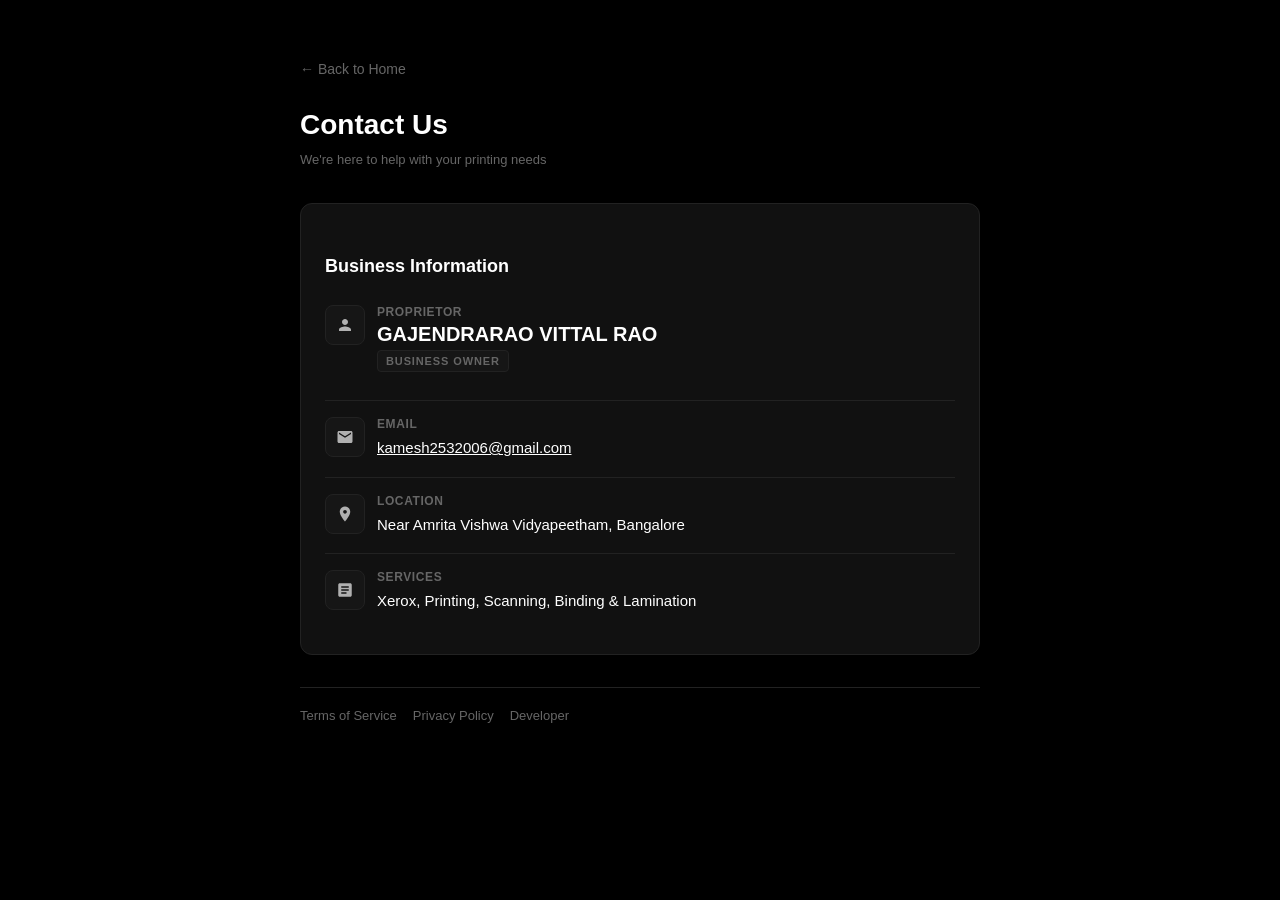
<file: frontend/contact.html>
<!DOCTYPE html>
<html lang="en">

<head>
    <meta charset="UTF-8">
    <meta name="viewport" content="width=device-width, initial-scale=1.0">
    <title>Contact Us - Xerox Print Service</title>
    <meta name="description" content="Contact information for Xerox Print Service. Reach out to us for support and inquiries.">

    <style>
        :root {
            --bg-950: #000000;
            --surface-1: #111111;
            --surface-2: #161616;
            --border-soft: #222222;
            --text-primary: #ffffff;
            --text-secondary: #b0b0b0;
            --text-muted: #666666;
        }

        * {
            box-sizing: border-box;
            margin: 0;
            padding: 0;
        }

        body {
            font-family: -apple-system, BlinkMacSystemFont, 'Segoe UI', Roboto, sans-serif;
            min-height: 100vh;
            background: var(--bg-950);
            color: var(--text-primary);
            -webkit-font-smoothing: antialiased;
            padding: 20px;
        }

        .container {
            max-width: 720px;
            margin: 0 auto;
            padding: 40px 20px;
        }

        .back-link {
            color: var(--text-muted);
            text-decoration: none;
            font-size: 14px;
            display: inline-flex;
            align-items: center;
            gap: 6px;
            margin-bottom: 32px;
            transition: color 0.2s;
        }

        .back-link:hover {
            color: var(--text-primary);
        }

        h1 {
            font-size: 28px;
            font-weight: 700;
            margin-bottom: 8px;
        }

        .last-updated {
            color: var(--text-muted);
            font-size: 13px;
            margin-bottom: 32px;
        }

        h2 {
            font-size: 18px;
            font-weight: 600;
            margin-top: 28px;
            margin-bottom: 12px;
            color: var(--text-primary);
        }

        p,
        li {
            color: var(--text-secondary);
            font-size: 15px;
            line-height: 1.7;
            margin-bottom: 12px;
        }

        ul {
            padding-left: 20px;
            margin-bottom: 12px;
            list-style: none;
        }

        .card {
            background: var(--surface-1);
            border: 1px solid var(--border-soft);
            border-radius: 12px;
            padding: 24px;
            margin-top: 24px;
        }

        .contact-email {
            color: var(--text-primary);
            text-decoration: underline;
        }

        .contact-item {
            display: flex;
            align-items: flex-start;
            gap: 12px;
            padding: 16px 0;
            border-bottom: 1px solid var(--border-soft);
        }

        .contact-item:last-child {
            border-bottom: none;
        }

        .contact-icon {
            width: 40px;
            height: 40px;
            background: var(--surface-2);
            border: 1px solid var(--border-soft);
            border-radius: 8px;
            display: flex;
            align-items: center;
            justify-content: center;
            flex-shrink: 0;
        }

        .contact-icon svg {
            width: 18px;
            height: 18px;
            fill: var(--text-secondary);
        }

        .contact-details {
            flex: 1;
        }

        .contact-label {
            font-size: 12px;
            color: var(--text-muted);
            text-transform: uppercase;
            letter-spacing: 0.05em;
            font-weight: 600;
            margin-bottom: 4px;
        }

        .contact-value {
            font-size: 15px;
            color: var(--text-primary);
            font-weight: 500;
            margin-bottom: 0;
        }

        .owner-name {
            font-size: 20px;
            font-weight: 700;
            color: var(--text-primary);
            margin-bottom: 4px;
        }

        .business-tag {
            display: inline-block;
            font-size: 11px;
            color: var(--text-muted);
            text-transform: uppercase;
            letter-spacing: 0.08em;
            font-weight: 600;
            padding: 4px 8px;
            background: var(--surface-2);
            border: 1px solid var(--border-soft);
            border-radius: 4px;
            margin-bottom: 12px;
        }

        .footer-links {
            margin-top: 32px;
            padding-top: 20px;
            border-top: 1px solid var(--border-soft);
            display: flex;
            gap: 16px;
            flex-wrap: wrap;
        }

        .footer-links a {
            color: var(--text-muted);
            text-decoration: none;
            font-size: 13px;
            transition: color 0.2s;
        }

        .footer-links a:hover {
            color: var(--text-primary);
        }
    </style>
</head>

<body>
    <div class="container">
        <a href="/" class="back-link">← Back to Home</a>

        <h1>Contact Us</h1>
        <p class="last-updated">We're here to help with your printing needs</p>

        <div class="card">
            <h2>Business Information</h2>

            <div class="contact-item">
                <div class="contact-icon">
                    <svg viewBox="0 0 24 24">
                        <path d="M12 12c2.21 0 4-1.79 4-4s-1.79-4-4-4-4 1.79-4 4 1.79 4 4 4zm0 2c-2.67 0-8 1.34-8 4v2h16v-2c0-2.66-5.33-4-8-4z"/>
                    </svg>
                </div>
                <div class="contact-details">
                    <div class="contact-label">Proprietor</div>
                    <div class="owner-name">GAJENDRARAO VITTAL RAO</div>
                    <div class="business-tag">Business Owner</div>
                </div>
            </div>

            <div class="contact-item">
                <div class="contact-icon">
                    <svg viewBox="0 0 24 24">
                        <path d="M20 4H4c-1.1 0-1.99.9-1.99 2L2 18c0 1.1.9 2 2 2h16c1.1 0 2-.9 2-2V6c0-1.1-.9-2-2-2zm0 4l-8 5-8-5V6l8 5 8-5v2z"/>
                    </svg>
                </div>
                <div class="contact-details">
                    <div class="contact-label">Email</div>
                    <p class="contact-value"><a class="contact-email" href="mailto:kamesh2532006@gmail.com">kamesh2532006@gmail.com</a></p>
                </div>
            </div>

            <div class="contact-item">
                <div class="contact-icon">
                    <svg viewBox="0 0 24 24">
                        <path d="M12 2C8.13 2 5 5.13 5 9c0 5.25 7 13 7 13s7-7.75 7-13c0-3.87-3.13-7-7-7zm0 9.5c-1.38 0-2.5-1.12-2.5-2.5s1.12-2.5 2.5-2.5 2.5 1.12 2.5 2.5-1.12 2.5-2.5 2.5z"/>
                    </svg>
                </div>
                <div class="contact-details">
                    <div class="contact-label">Location</div>
                    <p class="contact-value">Near Amrita Vishwa Vidyapeetham, Bangalore</p>
                </div>
            </div>

            <div class="contact-item">
                <div class="contact-icon">
                    <svg viewBox="0 0 24 24">
                        <path d="M19 3H5c-1.1 0-2 .9-2 2v14c0 1.1.9 2 2 2h14c1.1 0 2-.9 2-2V5c0-1.1-.9-2-2-2zm-5 14H7v-2h7v2zm3-4H7v-2h10v2zm0-4H7V7h10v2z"/>
                    </svg>
                </div>
                <div class="contact-details">
                    <div class="contact-label">Services</div>
                    <p class="contact-value">Xerox, Printing, Scanning, Binding & Lamination</p>
                </div>
            </div>
        </div>

        <div class="footer-links">
            <a href="/terms">Terms of Service</a>
            <a href="/privacy">Privacy Policy</a>
            <a href="/developer">Developer</a>
        </div>
    </div>
</body>

</html>
</file>
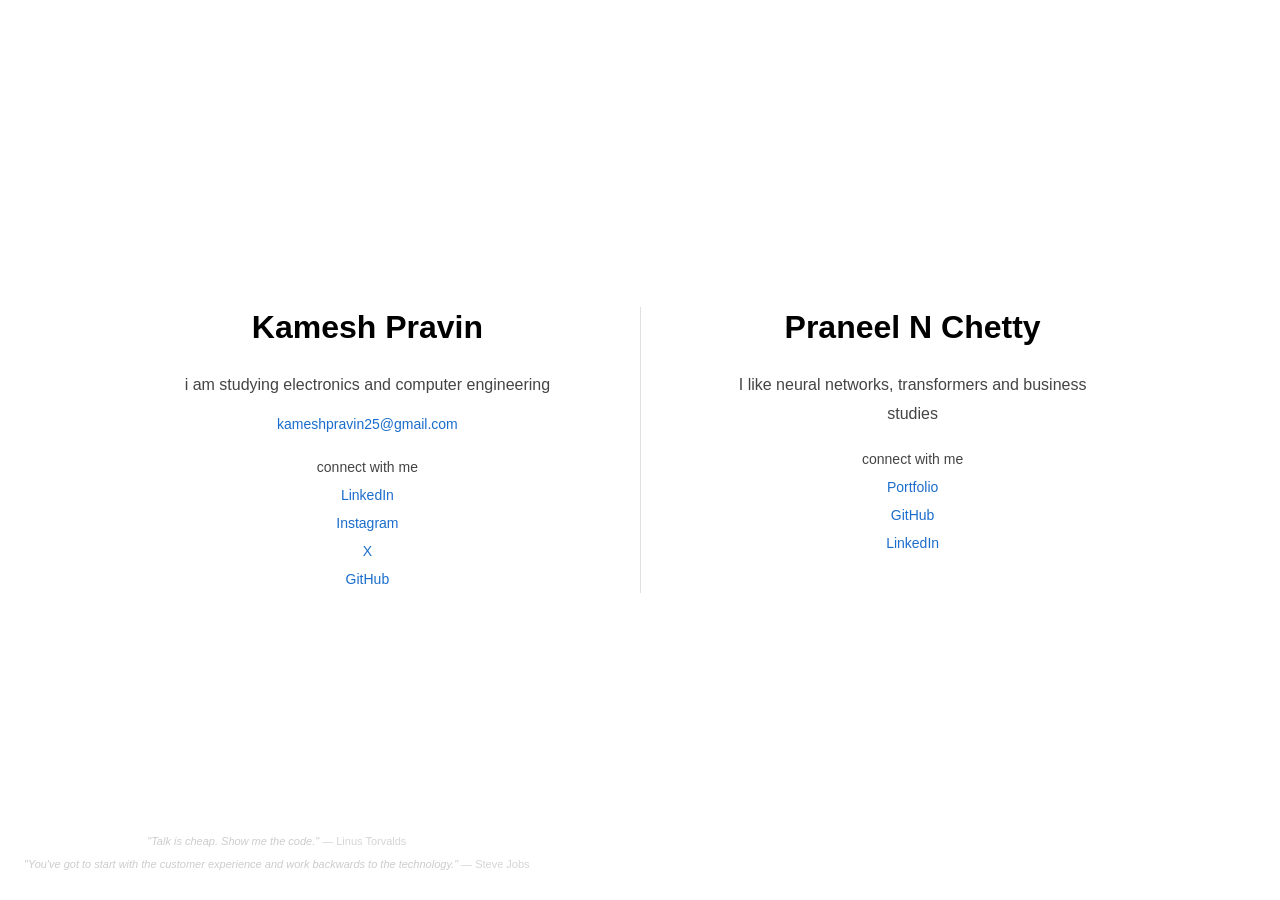
<file: frontend/developer.html>
<!DOCTYPE html>
<html lang="en">

<head>
    <meta charset="UTF-8">
    <meta name="viewport" content="width=device-width, initial-scale=1.0">
    <title>PrintPress - Developers</title>
    <meta name="description" content="Developers behind PrintPress">
    <style>
        * {
            margin: 0;
            padding: 0;
            box-sizing: border-box;
        }

        body {
            font-family: "Century Gothic", CenturyGothic, Geneva, AppleGothic, sans-serif;
            background: #ffffff;
            color: #000000;
            -webkit-font-smoothing: antialiased;
            display: flex;
            justify-content: center;
            align-items: center;
            min-height: 100vh;
        }

        .container {
            text-align: center;
        }

        .developers {
            display: flex;
            gap: 80px;
            align-items: flex-start;
        }

        .developer-card {
            flex: 1;
            min-width: 260px;
        }

        .name {
            font-size: 32px;
            font-weight: 700;
            line-height: 40px;
            color: #000000;
            margin-bottom: 24px;
        }

        .bio {
            font-size: 16px;
            line-height: 1.8;
            color: #444;
            margin-bottom: 12px;
        }

        .socials {
            margin-top: 16px;
            font-size: 14px;
            line-height: 2;
            color: #444;
        }

        .socials a {
            color: #1a6dcc;
            text-decoration: none;
        }

        .socials a:hover {
            text-decoration: underline;
        }

        .divider {
            width: 1px;
            background: #e0e0e0;
            align-self: stretch;
        }

        .quotes-footer {
            position: fixed;
            bottom: 20px;
            left: 24px;
        }

        .quote {
            font-size: 11px;
            font-style: italic;
            color: #ccc;
            line-height: 1.6;
            margin-bottom: 6px;
        }

        .author {
            font-style: normal;
            font-weight: 500;
            color: #d5d5d5;
        }

        @media (max-width: 700px) {
            .developers {
                flex-direction: column;
                gap: 40px;
                align-items: center;
            }

            .divider {
                width: 60%;
                height: 1px;
                align-self: center;
            }

            .container {
                padding: 40px 24px;
            }

            .name {
                font-size: 26px;
                line-height: 34px;
                margin-bottom: 16px;
            }
        }
    </style>
</head>

<body>

    <div class="container">
        <div class="developers">
            <div class="developer-card">
                <div class="name">Kamesh Pravin</div>
                <p class="bio">i am studying electronics and computer engineering</p>
                <p class="bio" style="font-size:14px; color:#888;"><a href="mailto:kameshpravin25@gmail.com"
                        style="color:#1a6dcc; text-decoration:none;">kameshpravin25@gmail.com</a></p>
                <div class="socials">
                    <div>connect with me</div>
                    <div><a href="https://www.linkedin.com/in/kamesh-pravin-835b312a2" target="_blank">LinkedIn</a></div>
                    <div><a href="https://www.instagram.com/kamesh_pravin/" target="_blank">Instagram</a></div>
                    <div><a href="https://x.com/Kamesh1344416" target="_blank">X</a></div>
                    <div><a href="https://github.com/kameshpravin25" target="_blank">GitHub</a></div>
                </div>
            </div>

            <div class="divider"></div>

            <div class="developer-card">
                <div class="name">Praneel N Chetty</div>
                <p class="bio">I like neural networks, transformers and business studies</p>
                <div class="socials">
                    <div>connect with me</div>
                    <div><a href="https://praneelchetty.dev/" target="_blank">Portfolio</a></div>
                    <div><a href="https://github.com/pcap1000" target="_blank">GitHub</a></div>
                    <div><a href="https://www.linkedin.com/in/praneel-chetty-3b5363405/" target="_blank">LinkedIn</a></div>
                </div>
            </div>
        </div>

        <div class="quotes-footer">
            <div class="quote">"Talk is cheap. Show me the code." <span class="author">— Linus Torvalds</span></div>
            <div class="quote">"You've got to start with the customer experience and work backwards to the technology."
                <span class="author">— Steve Jobs</span>
            </div>
        </div>
    </div>

</body>

</html>
</file>
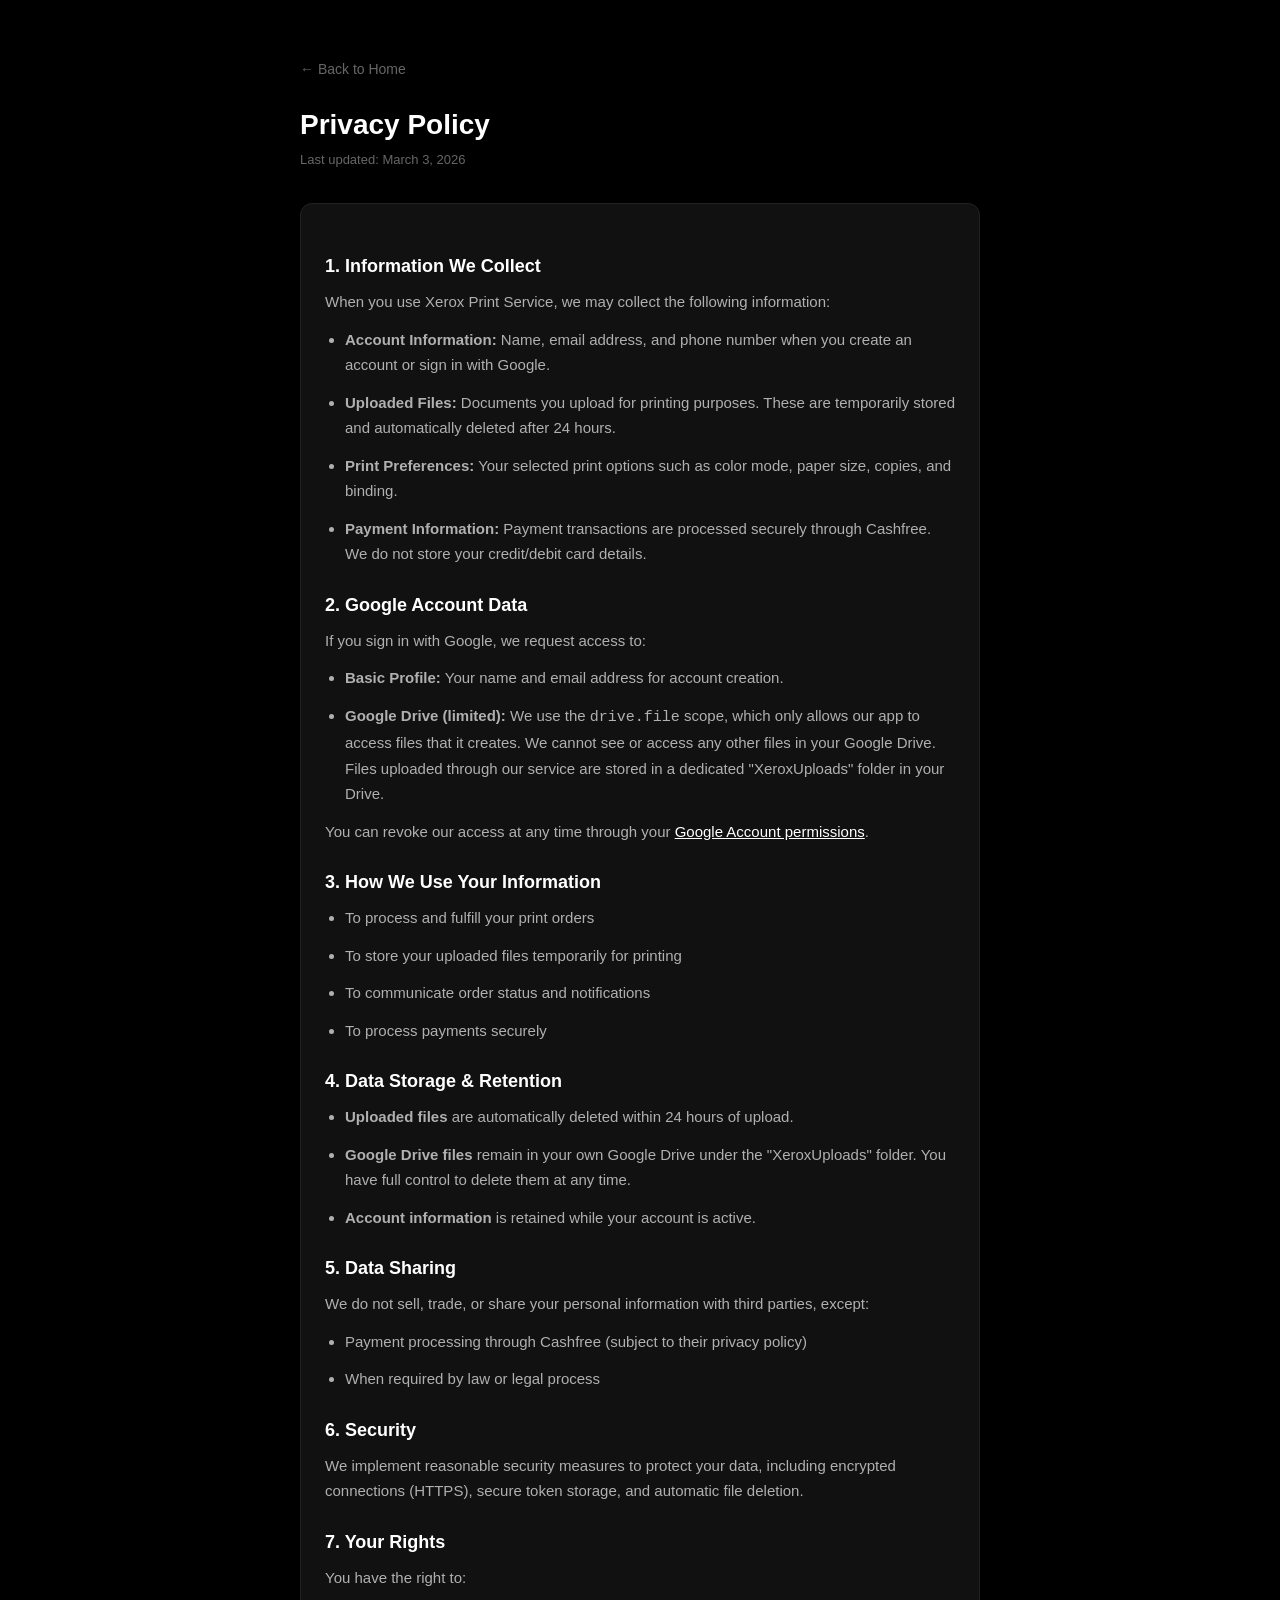
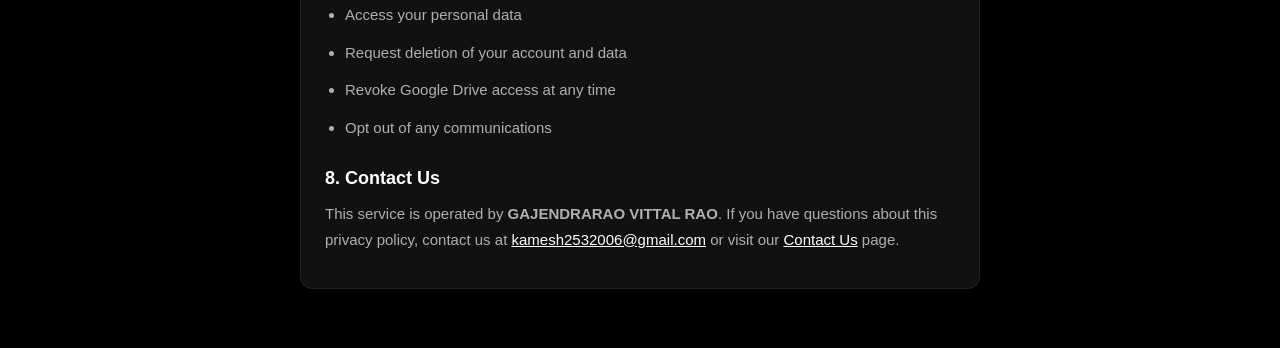
<file: frontend/privacy.html>
<!DOCTYPE html>
<html lang="en">

<head>
    <meta charset="UTF-8">
    <meta name="viewport" content="width=device-width, initial-scale=1.0">
    <title>Privacy Policy - Xerox Print Service</title>
    <meta name="description" content="Privacy Policy for Xerox Print Service">

    <style>
        :root {
            --bg-950: #000000;
            --surface-1: #111111;
            --surface-2: #161616;
            --border-soft: #222222;
            --text-primary: #ffffff;
            --text-secondary: #b0b0b0;
            --text-muted: #666666;
        }

        * {
            box-sizing: border-box;
            margin: 0;
            padding: 0;
        }

        body {
            font-family: -apple-system, BlinkMacSystemFont, 'Segoe UI', Roboto, sans-serif;
            min-height: 100vh;
            background: var(--bg-950);
            color: var(--text-primary);
            -webkit-font-smoothing: antialiased;
            padding: 20px;
        }

        .container {
            max-width: 720px;
            margin: 0 auto;
            padding: 40px 20px;
        }

        .back-link {
            color: var(--text-muted);
            text-decoration: none;
            font-size: 14px;
            display: inline-flex;
            align-items: center;
            gap: 6px;
            margin-bottom: 32px;
            transition: color 0.2s;
        }

        .back-link:hover {
            color: var(--text-primary);
        }

        h1 {
            font-size: 28px;
            font-weight: 700;
            margin-bottom: 8px;
        }

        .last-updated {
            color: var(--text-muted);
            font-size: 13px;
            margin-bottom: 32px;
        }

        h2 {
            font-size: 18px;
            font-weight: 600;
            margin-top: 28px;
            margin-bottom: 12px;
            color: var(--text-primary);
        }

        p,
        li {
            color: var(--text-secondary);
            font-size: 15px;
            line-height: 1.7;
            margin-bottom: 12px;
        }

        ul {
            padding-left: 20px;
            margin-bottom: 12px;
        }

        .card {
            background: var(--surface-1);
            border: 1px solid var(--border-soft);
            border-radius: 12px;
            padding: 24px;
            margin-top: 24px;
        }

        .contact-email {
            color: var(--text-primary);
            text-decoration: underline;
        }
    </style>
</head>

<body>
    <div class="container">
        <a href="/" class="back-link">← Back to Home</a>

        <h1>Privacy Policy</h1>
        <p class="last-updated">Last updated: March 3, 2026</p>

        <div class="card">
            <h2>1. Information We Collect</h2>
            <p>When you use Xerox Print Service, we may collect the following information:</p>
            <ul>
                <li><strong>Account Information:</strong> Name, email address, and phone number when you create an
                    account or sign in with Google.</li>
                <li><strong>Uploaded Files:</strong> Documents you upload for printing purposes. These are temporarily
                    stored and automatically deleted after 24 hours.</li>
                <li><strong>Print Preferences:</strong> Your selected print options such as color mode, paper size,
                    copies, and binding.</li>
                <li><strong>Payment Information:</strong> Payment transactions are processed securely through Cashfree.
                    We do not store your credit/debit card details.</li>
            </ul>

            <h2>2. Google Account Data</h2>
            <p>If you sign in with Google, we request access to:</p>
            <ul>
                <li><strong>Basic Profile:</strong> Your name and email address for account creation.</li>
                <li><strong>Google Drive (limited):</strong> We use the <code>drive.file</code> scope, which only allows
                    our app to access files that it creates. We cannot see or access any other files in your Google
                    Drive. Files uploaded through our service are stored in a dedicated "XeroxUploads" folder in your
                    Drive.</li>
            </ul>
            <p>You can revoke our access at any time through your <a href="https://myaccount.google.com/permissions"
                    style="color: var(--text-primary);">Google Account permissions</a>.</p>

            <h2>3. How We Use Your Information</h2>
            <ul>
                <li>To process and fulfill your print orders</li>
                <li>To store your uploaded files temporarily for printing</li>
                <li>To communicate order status and notifications</li>
                <li>To process payments securely</li>
            </ul>

            <h2>4. Data Storage & Retention</h2>
            <ul>
                <li><strong>Uploaded files</strong> are automatically deleted within 24 hours of upload.</li>
                <li><strong>Google Drive files</strong> remain in your own Google Drive under the "XeroxUploads" folder.
                    You have full control to delete them at any time.</li>
                <li><strong>Account information</strong> is retained while your account is active.</li>
            </ul>

            <h2>5. Data Sharing</h2>
            <p>We do not sell, trade, or share your personal information with third parties, except:</p>
            <ul>
                <li>Payment processing through Cashfree (subject to their privacy policy)</li>
                <li>When required by law or legal process</li>
            </ul>

            <h2>6. Security</h2>
            <p>We implement reasonable security measures to protect your data, including encrypted connections (HTTPS),
                secure token storage, and automatic file deletion.</p>

            <h2>7. Your Rights</h2>
            <p>You have the right to:</p>
            <ul>
                <li>Access your personal data</li>
                <li>Request deletion of your account and data</li>
                <li>Revoke Google Drive access at any time</li>
                <li>Opt out of any communications</li>
            </ul>

            <h2>8. Contact Us</h2>
            <p>This service is operated by <strong>GAJENDRARAO VITTAL RAO</strong>. If you have questions about this privacy policy, contact us at <a class="contact-email"
                    href="mailto:kamesh2532006@gmail.com">kamesh2532006@gmail.com</a> or visit our <a class="contact-email" href="/contact">Contact Us</a> page.</p>
        </div>
    </div>
</body>

</html>
</file>
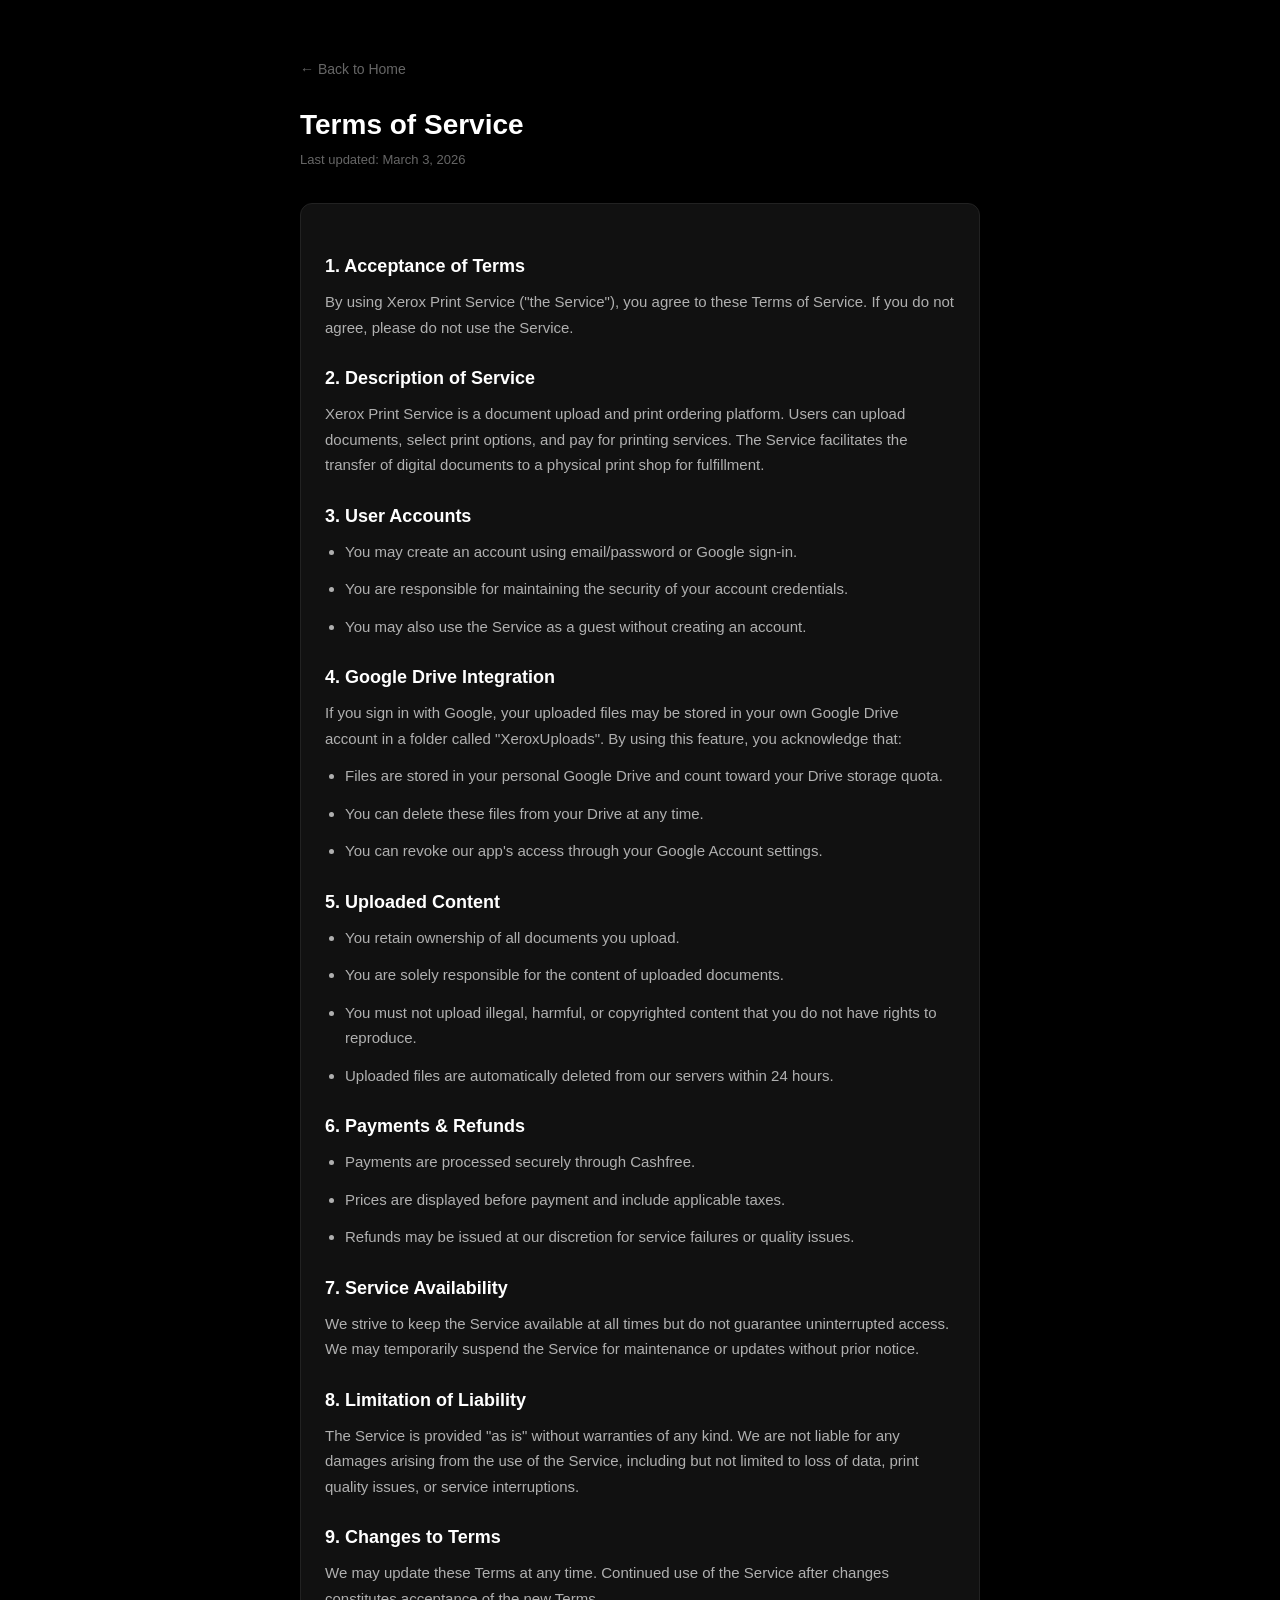
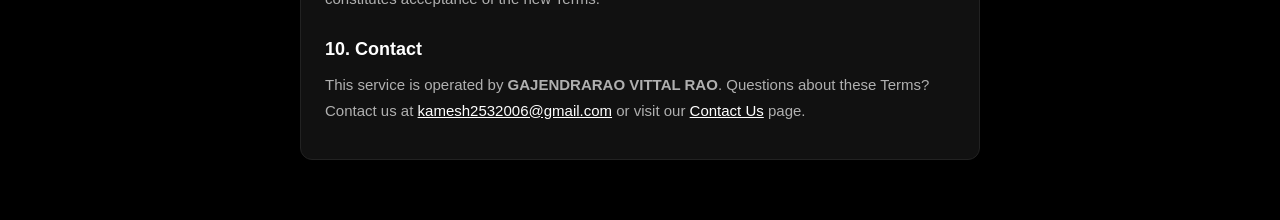
<file: frontend/terms.html>
<!DOCTYPE html>
<html lang="en">

<head>
    <meta charset="UTF-8">
    <meta name="viewport" content="width=device-width, initial-scale=1.0">
    <title>Terms of Service - Xerox Print Service</title>
    <meta name="description" content="Terms of Service for Xerox Print Service">

    <style>
        :root {
            --bg-950: #000000;
            --surface-1: #111111;
            --surface-2: #161616;
            --border-soft: #222222;
            --text-primary: #ffffff;
            --text-secondary: #b0b0b0;
            --text-muted: #666666;
        }

        * {
            box-sizing: border-box;
            margin: 0;
            padding: 0;
        }

        body {
            font-family: -apple-system, BlinkMacSystemFont, 'Segoe UI', Roboto, sans-serif;
            min-height: 100vh;
            background: var(--bg-950);
            color: var(--text-primary);
            -webkit-font-smoothing: antialiased;
            padding: 20px;
        }

        .container {
            max-width: 720px;
            margin: 0 auto;
            padding: 40px 20px;
        }

        .back-link {
            color: var(--text-muted);
            text-decoration: none;
            font-size: 14px;
            display: inline-flex;
            align-items: center;
            gap: 6px;
            margin-bottom: 32px;
            transition: color 0.2s;
        }

        .back-link:hover {
            color: var(--text-primary);
        }

        h1 {
            font-size: 28px;
            font-weight: 700;
            margin-bottom: 8px;
        }

        .last-updated {
            color: var(--text-muted);
            font-size: 13px;
            margin-bottom: 32px;
        }

        h2 {
            font-size: 18px;
            font-weight: 600;
            margin-top: 28px;
            margin-bottom: 12px;
            color: var(--text-primary);
        }

        p,
        li {
            color: var(--text-secondary);
            font-size: 15px;
            line-height: 1.7;
            margin-bottom: 12px;
        }

        ul {
            padding-left: 20px;
            margin-bottom: 12px;
        }

        .card {
            background: var(--surface-1);
            border: 1px solid var(--border-soft);
            border-radius: 12px;
            padding: 24px;
            margin-top: 24px;
        }

        .contact-email {
            color: var(--text-primary);
            text-decoration: underline;
        }
    </style>
</head>

<body>
    <div class="container">
        <a href="/" class="back-link">← Back to Home</a>

        <h1>Terms of Service</h1>
        <p class="last-updated">Last updated: March 3, 2026</p>

        <div class="card">
            <h2>1. Acceptance of Terms</h2>
            <p>By using Xerox Print Service ("the Service"), you agree to these Terms of Service. If you do not agree,
                please do not use the Service.</p>

            <h2>2. Description of Service</h2>
            <p>Xerox Print Service is a document upload and print ordering platform. Users can upload documents, select
                print options, and pay for printing services. The Service facilitates the transfer of digital documents
                to a physical print shop for fulfillment.</p>

            <h2>3. User Accounts</h2>
            <ul>
                <li>You may create an account using email/password or Google sign-in.</li>
                <li>You are responsible for maintaining the security of your account credentials.</li>
                <li>You may also use the Service as a guest without creating an account.</li>
            </ul>

            <h2>4. Google Drive Integration</h2>
            <p>If you sign in with Google, your uploaded files may be stored in your own Google Drive account in a
                folder called "XeroxUploads". By using this feature, you acknowledge that:</p>
            <ul>
                <li>Files are stored in your personal Google Drive and count toward your Drive storage quota.</li>
                <li>You can delete these files from your Drive at any time.</li>
                <li>You can revoke our app's access through your Google Account settings.</li>
            </ul>

            <h2>5. Uploaded Content</h2>
            <ul>
                <li>You retain ownership of all documents you upload.</li>
                <li>You are solely responsible for the content of uploaded documents.</li>
                <li>You must not upload illegal, harmful, or copyrighted content that you do not have rights to
                    reproduce.</li>
                <li>Uploaded files are automatically deleted from our servers within 24 hours.</li>
            </ul>

            <h2>6. Payments & Refunds</h2>
            <ul>
                <li>Payments are processed securely through Cashfree.</li>
                <li>Prices are displayed before payment and include applicable taxes.</li>
                <li>Refunds may be issued at our discretion for service failures or quality issues.</li>
            </ul>

            <h2>7. Service Availability</h2>
            <p>We strive to keep the Service available at all times but do not guarantee uninterrupted access. We may
                temporarily suspend the Service for maintenance or updates without prior notice.</p>

            <h2>8. Limitation of Liability</h2>
            <p>The Service is provided "as is" without warranties of any kind. We are not liable for any damages arising
                from the use of the Service, including but not limited to loss of data, print quality issues, or service
                interruptions.</p>

            <h2>9. Changes to Terms</h2>
            <p>We may update these Terms at any time. Continued use of the Service after changes constitutes acceptance
                of the new Terms.</p>

            <h2>10. Contact</h2>
            <p>This service is operated by <strong>GAJENDRARAO VITTAL RAO</strong>. Questions about these Terms? Contact us at <a class="contact-email"
                    href="mailto:kamesh2532006@gmail.com">kamesh2532006@gmail.com</a> or visit our <a class="contact-email" href="/contact">Contact Us</a> page.</p>
        </div>
    </div>
</body>

</html>
</file>
